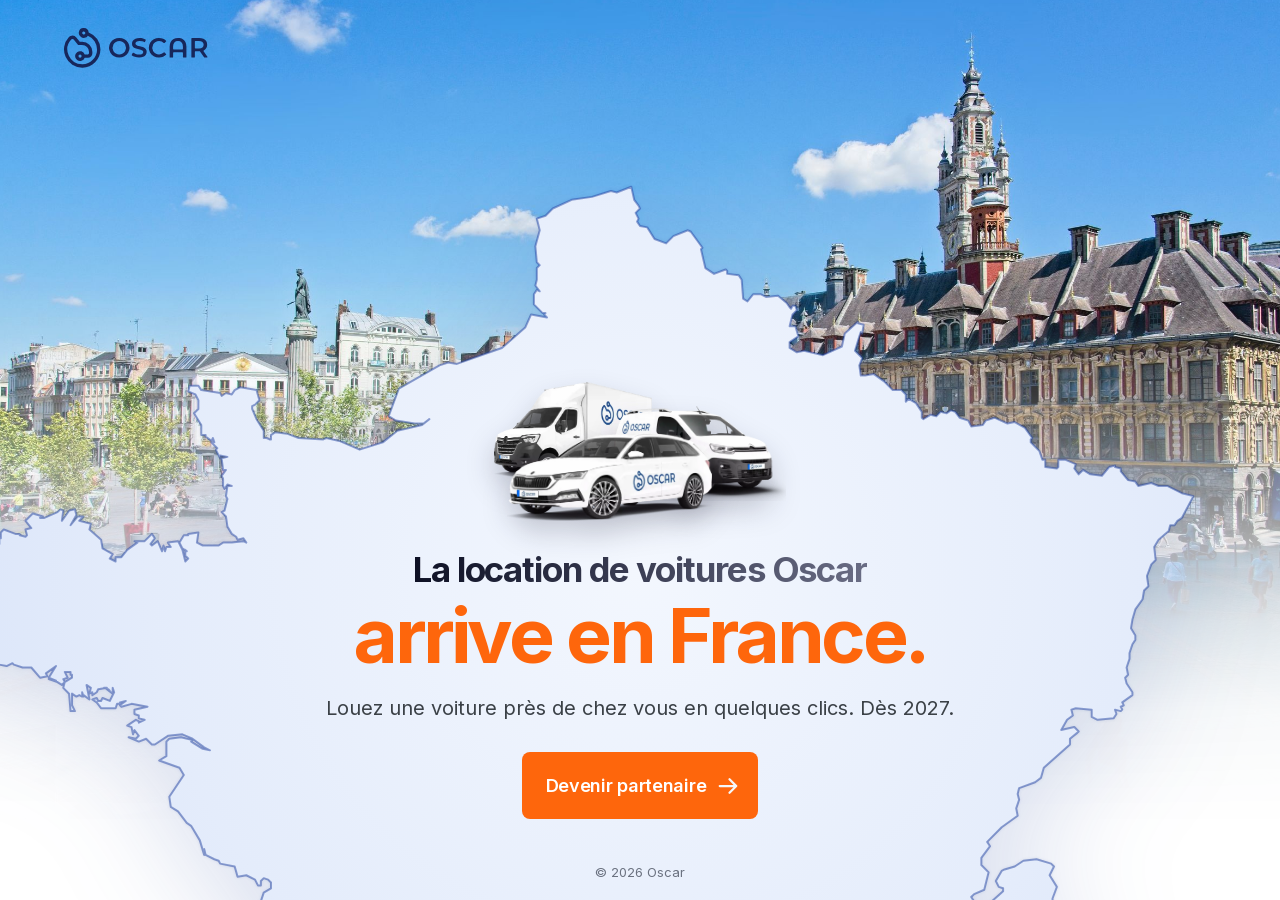
<file: index.html>
<!doctype html>
<html lang="fr">
<head>
  <meta charset="utf-8">
  <meta name="viewport" content="width=device-width, initial-scale=1">
  <title>Oscar – Bientôt en France</title>
  <meta name="description" content="La location de voitures Oscar arrive bientôt en France.">
  <meta name="robots" content="noindex">
  <meta name="theme-color" content="#FFFFFF">
  <link rel="stylesheet" href="assets/style.css?v=202611111200">
</head>
<body class="bg-v1">
  <!-- Lille (Grand Place) as a blue-toned photo behind the sky above France; it fades into the dark at the edges -->
  <div class="city" aria-hidden="true"></div>

  <header class="top">
    <svg class="logo" xmlns="http://www.w3.org/2000/svg" fill="currentColor" viewBox="0 0 125 35" role="img" aria-label="Oscar"><path fill-rule="evenodd" d="M14.748 7.893a4.31 4.31 0 0 0 5.984-1.202A12.93 12.93 0 0 1 28.7 18.655c-.038 6.971-5.73 12.721-12.698 12.82A12.884 12.884 0 0 1 6.252 9.97a1.37 1.37 0 0 1 1.082-.432 1.47 1.47 0 0 1 1.077.54l3.84 4.73h3.537a5.906 5.906 0 0 1 5.9 5.9v1.248a.99.99 0 0 1-.986.986H17.97a4.31 4.31 0 1 0-.003 2.942h2.738a3.93 3.93 0 0 0 3.925-3.926v-1.247a8.85 8.85 0 0 0-8.842-8.843h-2.137l-2.958-3.643A4.4 4.4 0 0 0 5.65 6.91c-.574.23-1.091.58-1.518 1.027l-.052.056a15.817 15.817 0 0 0 11.736 26.42l.231-.001c8.56-.12 15.555-7.181 15.592-15.744A15.88 15.88 0 0 0 21.422 3.804a4.309 4.309 0 0 0-8.507-.335 4.31 4.31 0 0 0 1.833 4.424m1.633-4.726c.225-.151.49-.231.76-.231v.003a1.373 1.373 0 0 1 1.371 1.367 1.37 1.37 0 1 1-2.131-1.14Zm-2.462 19.872a1.37 1.37 0 1 0 1.37 1.37 1.373 1.373 0 0 0-1.37-1.366z" clip-rule="evenodd"></path><path d="M43.462 24.5a8.1 8.1 0 0 1-3.167-3.032 8.72 8.72 0 0 1 0-8.65 8.1 8.1 0 0 1 3.166-3.024q2.013-1.084 4.524-1.084T52.51 9.8a8.1 8.1 0 0 1 3.164 3.013 8.76 8.76 0 0 1 0 8.673A8.1 8.1 0 0 1 52.51 24.5q-2.021 1.09-4.525 1.09-2.503 0-4.523-1.09m7.478-2.322a5.33 5.33 0 0 0 2.063-2.063 6.24 6.24 0 0 0 0-5.936 5.34 5.34 0 0 0-2.063-2.058 6.27 6.27 0 0 0-5.908 0 5.34 5.34 0 0 0-2.063 2.063 6.24 6.24 0 0 0 0 5.937 5.33 5.33 0 0 0 2.063 2.062 6.27 6.27 0 0 0 5.908 0zm10.537 2.867q-1.515-.463-2.492-1.184a.505.505 0 0 1-.148-.609l.64-1.435a.506.506 0 0 1 .732-.224c.622.4 1.292.72 1.994.954.946.332 1.94.503 2.942.506q1.829 0 2.731-.586.903-.586.903-1.546a1.5 1.5 0 0 0-.505-1.161 3.5 3.5 0 0 0-1.277-.715 32 32 0 0 0-2.11-.586 25 25 0 0 1-3.03-.885 5 5 0 0 1-1.994-1.39q-.831-.948-.833-2.566a4.37 4.37 0 0 1 .74-2.473q.738-1.114 2.226-1.768 1.488-.655 3.646-.657c.996 0 1.989.128 2.953.379.749.179 1.47.459 2.142.832a.506.506 0 0 1 .205.632l-.584 1.43a.514.514 0 0 1-.716.253 9.3 9.3 0 0 0-1.75-.685 8.4 8.4 0 0 0-2.273-.329q-1.805 0-2.683.61t-.884 1.617a1.46 1.46 0 0 0 .505 1.15 3.6 3.6 0 0 0 1.277.702q.774.26 2.11.586 1.531.337 3 .884c.77.296 1.457.773 2.004 1.39q.831.937.833 2.526a4.33 4.33 0 0 1-.738 2.46q-.74 1.104-2.24 1.759t-3.656.657a12.5 12.5 0 0 1-3.67-.528m16.433-.546a8.03 8.03 0 0 1-3.141-3.013q-1.137-1.92-1.137-4.336a8.3 8.3 0 0 1 1.148-4.341 8.1 8.1 0 0 1 3.158-3.013 9.2 9.2 0 0 1 4.484-1.086 9.35 9.35 0 0 1 3.68.703 7.6 7.6 0 0 1 2.47 1.665.505.505 0 0 1-.026.721l-1.24 1.166a.516.516 0 0 1-.71-.012 5.7 5.7 0 0 0-4.034-1.572 6.14 6.14 0 0 0-3.024.739 5.3 5.3 0 0 0-2.085 2.051 6.28 6.28 0 0 0 0 5.955 5.3 5.3 0 0 0 2.085 2.05c.928.502 1.97.756 3.024.739a5.66 5.66 0 0 0 4.032-1.588.517.517 0 0 1 .715-.011l1.24 1.18a.506.506 0 0 1 .025.72 7.5 7.5 0 0 1-2.484 1.662 9.45 9.45 0 0 1-3.692.703A9.24 9.24 0 0 1 77.91 24.5Zm24.928-14.925a6 6 0 0 1 2.543 2.567q.903 1.7.903 4.113v8.935a.504.504 0 0 1-.505.506h-2.021a.505.505 0 0 1-.505-.506v-3.548a.504.504 0 0 0-.505-.505h-7.534a.506.506 0 0 0-.505.505v3.548a.506.506 0 0 1-.505.506H92.21a.505.505 0 0 1-.505-.506v-8.935q0-2.414.902-4.113a6 6 0 0 1 2.544-2.567q1.642-.867 3.844-.867c2.202 0 2.749.289 3.843.867m-.112 9.002a.503.503 0 0 0 .505-.506v-2.097q0-2.273-1.124-3.434-1.124-1.16-3.141-1.16-2.022 0-3.142 1.16-1.12 1.161-1.125 3.434v2.092a.505.505 0 0 0 .505.505zm19.266 7.124a.5.5 0 0 1-.418-.22l-3.639-5.234q-.316.03-.631.024h-3.195a.505.505 0 0 0-.505.506v4.399a.504.504 0 0 1-.505.505h-2.021a.507.507 0 0 1-.506-.505V9.153a.504.504 0 0 1 .506-.505h6.241q2.133 0 3.716.704a5.4 5.4 0 0 1 2.425 2.02q.846 1.314.844 3.118 0 1.853-.902 3.188a5.2 5.2 0 0 1-2.054 1.757.5.5 0 0 0-.26.33.5.5 0 0 0 .08.413l3.313 4.728a.505.505 0 0 1-.439.793h-2.05Zm-1.806-13.634q-1.034-.845-3.024-.845h-3.053a.505.505 0 0 0-.505.505v5.52a.504.504 0 0 0 .505.506h3.053q1.993 0 3.024-.856 1.03-.855 1.032-2.426 0-1.56-1.032-2.404"></path></svg>
  </header>

  <main class="hero">
    <div class="cars" aria-hidden="true">
      <img class="car truck" src="assets/img/cars/truck.webp" alt="" width="900" height="546">
      <img class="car van" src="assets/img/cars/van.webp" alt="" width="900" height="445">
      <img class="car sedan" src="assets/img/cars/car.webp" alt="" width="900" height="385">
    </div>

    <!-- Northern and central France. The cars and the text stand inside it, around the latitude of Amiens. -->
    <div class="land">
      <svg class="france" viewBox="0 0 886 620" aria-hidden="true" focusable="false">
        <defs>
          <radialGradient id="france-glow" cx="57%" cy="30%" r="85%" gradientUnits="objectBoundingBox">
            <stop offset="0" stop-color="#F3F7FE"/>
            <stop offset=".45" stop-color="#E4ECFB"/>
            <stop offset="1" stop-color="#CCDAF6"/>
          </radialGradient>
        </defs>
        <path d="M499 6 501 15 504 19 505 21 502 24 504 28 503 30 505 33 510 34 515 42 523 45 528 40 538 36 540 37 548 48 547 49 550 62 556 66 564 63 565 64 565 66 573 67 575 70 576 83 579 85 583 80 588 80 592 82 600 81 606 86 608 89 609 90 610 88 612 88 613 91 610 94 608 102 612 102 614 109 608 113 608 117 613 120 618 119 631 122 644 116 646 107 655 99 655 100 659 101 658 107 657 106 656 109 653 119 658 124 656 129 657 136 660 136 666 135 673 140 679 146 685 146 688 149 688 154 690 152 695 155 699 161 699 165 700 166 705 163 709 164 712 161 716 162 719 160 722 161 725 165 731 167 733 171 741 170 743 167 749 165 758 169 763 168 770 172 775 179 774 180 774 182 780 188 782 194 784 194 784 199 792 200 793 199 793 194 798 194 805 197 804 200 807 204 810 201 815 204 823 205 828 199 832 198 832 199 836 200 836 202 841 208 846 209 848 212 857 210 862 212 868 212 878 217 886 219 878 234 875 236 873 239 870 239 869 243 862 249 859 254 860 263 857 266 854 274 855 281 852 284 851 290 846 297 844 304 843 310 846 315 846 318 844 321 842 327 842 331 840 337 841 342 839 344 840 348 844 354 844 356 837 361 838 363 836 364 837 366 836 367 832 366 833 369 831 372 820 373 816 371 816 366 805 365 802 366 803 370 799 373 795 380 804 378 807 381 806 382 801 386 801 390 783 406 781 413 777 416 766 420 765 424 766 428 764 434 765 439 754 447 744 457 746 460 740 468 740 473 745 478 742 490 735 493 733 495 735 498 733 502 738 500 743 501 745 500 755 491 755 489 752 488 750 484 754 477 756 476 763 474 769 470 778 469 788 472 790 474 787 480 792 488 789 496 789 502 795 504 794 510 798 510 803 516 806 522 801 529 796 530 795 532 793 531 791 532 789 537 790 543 793 547 802 551 801 556 803 564 809 568 811 572 815 574 810 583 811 589 808 594 806 592 801 594 798 598 796 598 796 601 794 602 786 599 777 605 780 612 785 614 785 622 787 624 794 629 798 629 803 630 804 633 804 636 808 646 801 647 800 650 800 652 793 662 794 668 798 672 796 674 795 678 803 691 806 691 814 694 825 700 827 702 844 699 846 697 849 698 848 701 851 708 848 711 847 716 838 726 837 728 838 736 836 737 836 738 834 741 832 739 831 739 827 746 822 746 818 751 818 749 814 750 813 754 814 760 813 760 810 758 806 762 806 760 801 761 800 764 801 765 797 772 795 771 794 774 789 774 787 773 786 774 785 780 782 780 776 788 783 788 781 793 782 795 778 798 776 796 773 797 770 800 763 800 761 803 761 806 755 803 751 803 747 806 746 810 749 810 748 811 742 812 745 810 743 806 738 807 737 805 731 804 732 802 728 803 733 807 728 808 726 811 722 808 723 804 721 802 715 800 714 797 711 796 709 799 707 798 703 794 693 794 691 793 693 788 691 782 688 780 684 782 670 781 668 777 670 774 680 772 683 767 683 765 677 766 675 762 671 761 670 759 668 765 672 770 671 772 668 774 663 771 659 773 658 775 659 778 661 778 658 781 656 777 651 773 650 762 647 757 649 762 650 773 656 778 655 780 640 779 638 778 639 772 634 769 627 770 612 768 608 766 607 764 608 762 607 760 596 761 582 774 574 778 566 787 558 787 553 789 539 804 534 821 535 822 534 852 535 860 541 862 544 872 539 873 534 870 533 868 527 868 524 870 521 870 517 874 510 874 507 878 508 881 500 880 499 882 495 881 492 877 482 872 472 873 466 880 463 880 461 878 458 871 443 866 444 860 447 859 443 856 444 854 436 853 431 850 427 851 426 855 424 856 418 844 405 844 401 838 391 835 389 837 382 832 376 830 371 831 371 839 370 840 372 844 370 847 353 847 351 843 345 848 343 844 338 842 324 847 318 843 316 835 311 836 305 831 298 836 290 834 290 837 288 838 282 830 276 826 275 820 262 820 256 816 251 814 248 814 237 808 239 804 235 806 234 812 227 810 225 807 230 798 231 791 229 788 227 789 222 787 219 787 218 790 217 790 215 790 215 786 213 785 207 786 207 783 204 781 204 776 206 777 213 775 218 771 226 757 239 685 242 664 241 660 246 648 252 650 255 648 254 643 247 637 242 644 241 652 249 566 253 558 254 558 255 564 264 570 274 582 277 600 282 610 288 616 289 625 290 626 290 617 286 612 290 613 293 615 291 612 286 610 282 605 278 579 272 567 253 549 248 547 245 544 242 544 243 536 247 534 249 534 253 540 259 543 250 534 248 528 253 524 252 520 254 519 251 513 253 514 255 511 253 509 252 505 250 503 250 502 248 501 248 499 245 499 244 498 246 492 251 489 251 485 249 483 246 482 244 484 244 487 242 487 240 483 234 480 228 481 226 474 216 472 215 470 212 469 206 466 205 462 205 466 202 456 196 446 193 444 187 436 182 433 181 426 191 411 188 406 174 401 179 398 179 388 181 386 189 385 197 387 196 388 204 393 209 394 205 392 197 386 190 383 180 384 171 390 169 390 165 386 160 388 153 385 158 386 160 384 157 380 156 383 155 378 152 377 158 373 160 374 160 375 164 373 160 372 160 370 157 369 157 366 166 364 155 362 148 364 147 363 151 360 147 361 148 362 145 362 144 365 134 365 131 361 128 359 131 358 132 360 134 360 135 358 140 360 143 354 142 351 142 355 138 352 140 353 139 352 136 351 138 351 132 352 131 354 128 356 128 354 126 355 127 351 124 349 126 359 122 356 122 357 121 354 121 357 119 356 117 357 114 355 114 363 116 367 113 367 112 355 108 351 109 347 114 344 114 342 113 342 113 340 109 340 111 344 108 345 109 347 107 349 104 347 98 345 103 346 98 344 103 336 96 341 97 343 92 344 86 337 80 337 74 335 73 334 69 336 64 335 62 330 56 325 55 325 55 327 53 330 52 330 54 328 51 330 47 327 45 323 44 325 46 328 43 330 41 328 42 331 43 331 41 334 38 335 28 334 30 329 28 323 24 317 17 312 15 314 13 312 4 311 6 308 29 304 34 304 35 301 33 295 29 294 28 292 26 292 23 290 21 291 18 297 16 297 16 289 11 288 11 286 15 286 16 281 18 281 17 285 19 285 25 285 28 286 36 285 34 286 36 286 41 284 38 284 38 283 36 284 35 283 32 283 36 279 23 281 27 276 34 272 13 280 7 279 6 281 1 280 0 271 3 268 1 266 2 263 5 258 6 259 7 257 10 257 14 258 12 255 18 255 15 252 26 251 25 249 30 247 33 249 33 251 37 249 41 250 39 249 42 246 48 245 50 246 50 244 56 242 57 249 61 247 60 249 64 252 64 246 65 248 65 244 67 242 75 245 78 245 78 246 82 247 83 246 82 242 86 241 82 236 87 231 94 233 92 234 95 234 104 230 106 228 108 229 107 236 112 229 116 228 117 232 113 239 118 233 122 233 119 236 127 238 126 242 134 249 135 255 142 259 140 262 144 264 144 261 148 261 152 256 159 251 157 250 164 250 169 245 171 248 168 252 169 253 173 250 176 257 177 253 178 257 179 254 182 254 180 251 187 250 190 256 192 264 194 262 192 260 192 256 193 257 190 255 188 251 191 246 194 246 194 245 201 244 200 251 204 253 215 253 218 251 224 251 232 250 234 251 232 248 228 249 227 247 224 245 221 240 220 233 217 230 219 229 221 221 220 219 221 212 224 212 221 211 219 214 218 212 218 207 217 205 220 201 218 201 217 193 221 192 216 191 216 193 213 187 214 186 210 182 212 182 211 179 210 181 206 178 206 177 203 177 203 170 198 162 201 159 201 153 199 149 194 147 195 143 201 143 203 146 216 148 217 150 220 148 224 149 226 146 230 144 241 146 243 153 240 156 238 157 238 159 241 166 246 174 246 179 248 179 250 180 251 180 251 177 254 175 262 176 270 179 287 180 289 179 298 181 312 187 328 182 338 174 355 170 360 166 356 169 350 169 337 167 332 164 339 145 367 129 373 127 379 128 410 117 426 103 430 94 441 96 439 94 440 93 438 93 432 87 432 80 434 77 436 78 433 74 434 70 434 62 436 60 434 58 433 47 436 36 434 28 440 26 445 21 458 15 472 13 485 9 489 10 499 6Z"/>
      </svg>

      <h1><span class="pre">La location de voitures Oscar</span> <span class="accent">arrive en France.</span></h1>
      <p class="lead"><span>Louez une voiture près de chez vous en quelques clics.</span> <span class="lead-when">Dès 2027.</span></p>

      <a class="cta" href="https://partenaire.oscarlocation.fr/">
        <span class="cta-label">Devenir partenaire</span>
        <svg class="cta-arrow" viewBox="0 0 256 256" aria-hidden="true"><path d="M224.49,136.49l-72,72a12,12,0,0,1-17-17L187,140H40a12,12,0,0,1,0-24H187L135.51,64.48a12,12,0,0,1,17-17l72,72A12,12,0,0,1,224.49,136.49Z"/></svg>
      </a>

      <footer class="foot">
        <span>© <span id="year">2026</span> Oscar</span>
      </footer>
    </div>
  </main>

  <script>document.getElementById("year").textContent = new Date().getFullYear();</script>
</body>
</html>
</file>
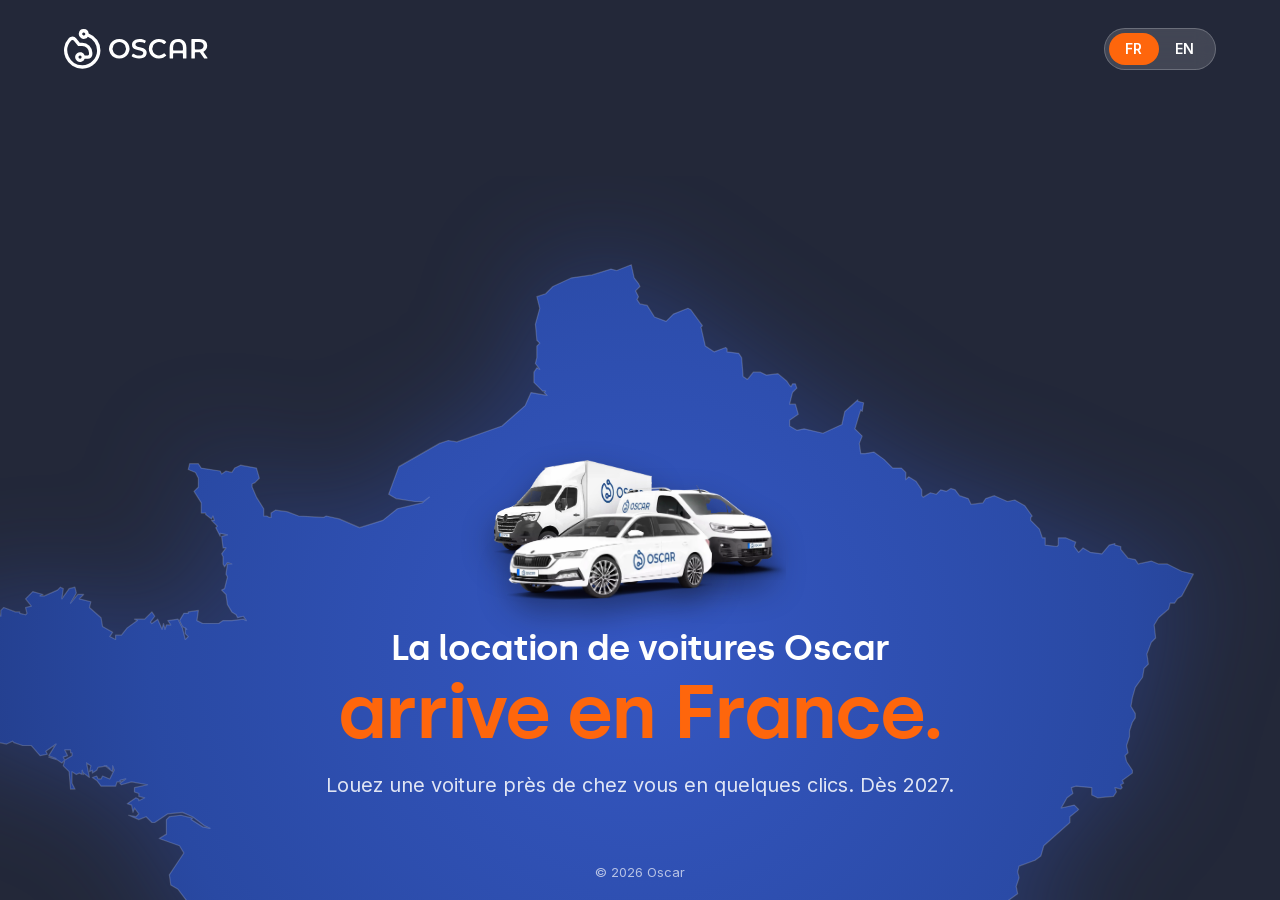
<file: index-v1-france-map.html>
<!doctype html>
<html lang="fr">
<head>
  <meta charset="utf-8">
  <meta name="viewport" content="width=device-width, initial-scale=1">
  <title>Oscar – Bientôt en France</title>
  <meta name="description" content="La location de voitures Oscar arrive bientôt en France.">
  <meta name="robots" content="noindex">
  <meta name="theme-color" content="#232839">
  <link rel="stylesheet" href="assets/style-v1-france-map.css">
</head>
<body>
  <header class="top">
    <svg class="logo" xmlns="http://www.w3.org/2000/svg" fill="currentColor" viewBox="0 0 125 35" role="img" aria-label="Oscar"><path fill-rule="evenodd" d="M14.748 7.893a4.31 4.31 0 0 0 5.984-1.202A12.93 12.93 0 0 1 28.7 18.655c-.038 6.971-5.73 12.721-12.698 12.82A12.884 12.884 0 0 1 6.252 9.97a1.37 1.37 0 0 1 1.082-.432 1.47 1.47 0 0 1 1.077.54l3.84 4.73h3.537a5.906 5.906 0 0 1 5.9 5.9v1.248a.99.99 0 0 1-.986.986H17.97a4.31 4.31 0 1 0-.003 2.942h2.738a3.93 3.93 0 0 0 3.925-3.926v-1.247a8.85 8.85 0 0 0-8.842-8.843h-2.137l-2.958-3.643A4.4 4.4 0 0 0 5.65 6.91c-.574.23-1.091.58-1.518 1.027l-.052.056a15.817 15.817 0 0 0 11.736 26.42l.231-.001c8.56-.12 15.555-7.181 15.592-15.744A15.88 15.88 0 0 0 21.422 3.804a4.309 4.309 0 0 0-8.507-.335 4.31 4.31 0 0 0 1.833 4.424m1.633-4.726c.225-.151.49-.231.76-.231v.003a1.373 1.373 0 0 1 1.371 1.367 1.37 1.37 0 1 1-2.131-1.14Zm-2.462 19.872a1.37 1.37 0 1 0 1.37 1.37 1.373 1.373 0 0 0-1.37-1.366z" clip-rule="evenodd"></path><path d="M43.462 24.5a8.1 8.1 0 0 1-3.167-3.032 8.72 8.72 0 0 1 0-8.65 8.1 8.1 0 0 1 3.166-3.024q2.013-1.084 4.524-1.084T52.51 9.8a8.1 8.1 0 0 1 3.164 3.013 8.76 8.76 0 0 1 0 8.673A8.1 8.1 0 0 1 52.51 24.5q-2.021 1.09-4.525 1.09-2.503 0-4.523-1.09m7.478-2.322a5.33 5.33 0 0 0 2.063-2.063 6.24 6.24 0 0 0 0-5.936 5.34 5.34 0 0 0-2.063-2.058 6.27 6.27 0 0 0-5.908 0 5.34 5.34 0 0 0-2.063 2.063 6.24 6.24 0 0 0 0 5.937 5.33 5.33 0 0 0 2.063 2.062 6.27 6.27 0 0 0 5.908 0zm10.537 2.867q-1.515-.463-2.492-1.184a.505.505 0 0 1-.148-.609l.64-1.435a.506.506 0 0 1 .732-.224c.622.4 1.292.72 1.994.954.946.332 1.94.503 2.942.506q1.829 0 2.731-.586.903-.586.903-1.546a1.5 1.5 0 0 0-.505-1.161 3.5 3.5 0 0 0-1.277-.715 32 32 0 0 0-2.11-.586 25 25 0 0 1-3.03-.885 5 5 0 0 1-1.994-1.39q-.831-.948-.833-2.566a4.37 4.37 0 0 1 .74-2.473q.738-1.114 2.226-1.768 1.488-.655 3.646-.657c.996 0 1.989.128 2.953.379.749.179 1.47.459 2.142.832a.506.506 0 0 1 .205.632l-.584 1.43a.514.514 0 0 1-.716.253 9.3 9.3 0 0 0-1.75-.685 8.4 8.4 0 0 0-2.273-.329q-1.805 0-2.683.61t-.884 1.617a1.46 1.46 0 0 0 .505 1.15 3.6 3.6 0 0 0 1.277.702q.774.26 2.11.586 1.531.337 3 .884c.77.296 1.457.773 2.004 1.39q.831.937.833 2.526a4.33 4.33 0 0 1-.738 2.46q-.74 1.104-2.24 1.759t-3.656.657a12.5 12.5 0 0 1-3.67-.528m16.433-.546a8.03 8.03 0 0 1-3.141-3.013q-1.137-1.92-1.137-4.336a8.3 8.3 0 0 1 1.148-4.341 8.1 8.1 0 0 1 3.158-3.013 9.2 9.2 0 0 1 4.484-1.086 9.35 9.35 0 0 1 3.68.703 7.6 7.6 0 0 1 2.47 1.665.505.505 0 0 1-.026.721l-1.24 1.166a.516.516 0 0 1-.71-.012 5.7 5.7 0 0 0-4.034-1.572 6.14 6.14 0 0 0-3.024.739 5.3 5.3 0 0 0-2.085 2.051 6.28 6.28 0 0 0 0 5.955 5.3 5.3 0 0 0 2.085 2.05c.928.502 1.97.756 3.024.739a5.66 5.66 0 0 0 4.032-1.588.517.517 0 0 1 .715-.011l1.24 1.18a.506.506 0 0 1 .025.72 7.5 7.5 0 0 1-2.484 1.662 9.45 9.45 0 0 1-3.692.703A9.24 9.24 0 0 1 77.91 24.5Zm24.928-14.925a6 6 0 0 1 2.543 2.567q.903 1.7.903 4.113v8.935a.504.504 0 0 1-.505.506h-2.021a.505.505 0 0 1-.505-.506v-3.548a.504.504 0 0 0-.505-.505h-7.534a.506.506 0 0 0-.505.505v3.548a.506.506 0 0 1-.505.506H92.21a.505.505 0 0 1-.505-.506v-8.935q0-2.414.902-4.113a6 6 0 0 1 2.544-2.567q1.642-.867 3.844-.867c2.202 0 2.749.289 3.843.867m-.112 9.002a.503.503 0 0 0 .505-.506v-2.097q0-2.273-1.124-3.434-1.124-1.16-3.141-1.16-2.022 0-3.142 1.16-1.12 1.161-1.125 3.434v2.092a.505.505 0 0 0 .505.505zm19.266 7.124a.5.5 0 0 1-.418-.22l-3.639-5.234q-.316.03-.631.024h-3.195a.505.505 0 0 0-.505.506v4.399a.504.504 0 0 1-.505.505h-2.021a.507.507 0 0 1-.506-.505V9.153a.504.504 0 0 1 .506-.505h6.241q2.133 0 3.716.704a5.4 5.4 0 0 1 2.425 2.02q.846 1.314.844 3.118 0 1.853-.902 3.188a5.2 5.2 0 0 1-2.054 1.757.5.5 0 0 0-.26.33.5.5 0 0 0 .08.413l3.313 4.728a.505.505 0 0 1-.439.793h-2.05Zm-1.806-13.634q-1.034-.845-3.024-.845h-3.053a.505.505 0 0 0-.505.505v5.52a.504.504 0 0 0 .505.506h3.053q1.993 0 3.024-.856 1.03-.855 1.032-2.426 0-1.56-1.032-2.404"></path></svg>

    <nav class="lang" aria-label="Langue / Language">
      <button type="button" data-set-lang="fr" aria-pressed="true">FR</button>
      <button type="button" data-set-lang="en" aria-pressed="false">EN</button>
    </nav>
  </header>

  <main class="hero">
    <div class="cars" aria-hidden="true">
      <img class="car truck" src="assets/img/cars/truck.webp" alt="" width="900" height="546">
      <img class="car van" src="assets/img/cars/van.webp" alt="" width="900" height="445">
      <img class="car sedan" src="assets/img/cars/car.webp" alt="" width="900" height="385">
    </div>

    <!-- Northern and central France. The cars and the text stand inside it, around the latitude of Amiens. -->
    <div class="land">
      <svg class="france" viewBox="0 0 886 620" aria-hidden="true" focusable="false">
        <defs>
          <radialGradient id="france-glow" cx="57%" cy="30%" r="85%" gradientUnits="objectBoundingBox">
            <stop offset="0" stop-color="#3557C2"/>
            <stop offset=".45" stop-color="#2949A3"/>
            <stop offset="1" stop-color="#17275B"/>
          </radialGradient>
        </defs>
        <path d="M499 6 501 15 504 19 505 21 502 24 504 28 503 30 505 33 510 34 515 42 523 45 528 40 538 36 540 37 548 48 547 49 550 62 556 66 564 63 565 64 565 66 573 67 575 70 576 83 579 85 583 80 588 80 592 82 600 81 606 86 608 89 609 90 610 88 612 88 613 91 610 94 608 102 612 102 614 109 608 113 608 117 613 120 618 119 631 122 644 116 646 107 655 99 655 100 659 101 658 107 657 106 656 109 653 119 658 124 656 129 657 136 660 136 666 135 673 140 679 146 685 146 688 149 688 154 690 152 695 155 699 161 699 165 700 166 705 163 709 164 712 161 716 162 719 160 722 161 725 165 731 167 733 171 741 170 743 167 749 165 758 169 763 168 770 172 775 179 774 180 774 182 780 188 782 194 784 194 784 199 792 200 793 199 793 194 798 194 805 197 804 200 807 204 810 201 815 204 823 205 828 199 832 198 832 199 836 200 836 202 841 208 846 209 848 212 857 210 862 212 868 212 878 217 886 219 878 234 875 236 873 239 870 239 869 243 862 249 859 254 860 263 857 266 854 274 855 281 852 284 851 290 846 297 844 304 843 310 846 315 846 318 844 321 842 327 842 331 840 337 841 342 839 344 840 348 844 354 844 356 837 361 838 363 836 364 837 366 836 367 832 366 833 369 831 372 820 373 816 371 816 366 805 365 802 366 803 370 799 373 795 380 804 378 807 381 806 382 801 386 801 390 783 406 781 413 777 416 766 420 765 424 766 428 764 434 765 439 754 447 744 457 746 460 740 468 740 473 745 478 742 490 735 493 733 495 735 498 733 502 738 500 743 501 745 500 755 491 755 489 752 488 750 484 754 477 756 476 763 474 769 470 778 469 788 472 790 474 787 480 792 488 789 496 789 502 795 504 794 510 798 510 803 516 806 522 801 529 796 530 795 532 793 531 791 532 789 537 790 543 793 547 802 551 801 556 803 564 809 568 811 572 815 574 810 583 811 589 808 594 806 592 801 594 798 598 796 598 796 601 794 602 786 599 777 605 780 612 785 614 785 622 787 624 794 629 798 629 803 630 804 633 804 636 808 646 801 647 800 650 800 652 793 662 794 668 798 672 796 674 795 678 803 691 806 691 814 694 825 700 827 702 844 699 846 697 849 698 848 701 851 708 848 711 847 716 838 726 837 728 838 736 836 737 836 738 834 741 832 739 831 739 827 746 822 746 818 751 818 749 814 750 813 754 814 760 813 760 810 758 806 762 806 760 801 761 800 764 801 765 797 772 795 771 794 774 789 774 787 773 786 774 785 780 782 780 776 788 783 788 781 793 782 795 778 798 776 796 773 797 770 800 763 800 761 803 761 806 755 803 751 803 747 806 746 810 749 810 748 811 742 812 745 810 743 806 738 807 737 805 731 804 732 802 728 803 733 807 728 808 726 811 722 808 723 804 721 802 715 800 714 797 711 796 709 799 707 798 703 794 693 794 691 793 693 788 691 782 688 780 684 782 670 781 668 777 670 774 680 772 683 767 683 765 677 766 675 762 671 761 670 759 668 765 672 770 671 772 668 774 663 771 659 773 658 775 659 778 661 778 658 781 656 777 651 773 650 762 647 757 649 762 650 773 656 778 655 780 640 779 638 778 639 772 634 769 627 770 612 768 608 766 607 764 608 762 607 760 596 761 582 774 574 778 566 787 558 787 553 789 539 804 534 821 535 822 534 852 535 860 541 862 544 872 539 873 534 870 533 868 527 868 524 870 521 870 517 874 510 874 507 878 508 881 500 880 499 882 495 881 492 877 482 872 472 873 466 880 463 880 461 878 458 871 443 866 444 860 447 859 443 856 444 854 436 853 431 850 427 851 426 855 424 856 418 844 405 844 401 838 391 835 389 837 382 832 376 830 371 831 371 839 370 840 372 844 370 847 353 847 351 843 345 848 343 844 338 842 324 847 318 843 316 835 311 836 305 831 298 836 290 834 290 837 288 838 282 830 276 826 275 820 262 820 256 816 251 814 248 814 237 808 239 804 235 806 234 812 227 810 225 807 230 798 231 791 229 788 227 789 222 787 219 787 218 790 217 790 215 790 215 786 213 785 207 786 207 783 204 781 204 776 206 777 213 775 218 771 226 757 239 685 242 664 241 660 246 648 252 650 255 648 254 643 247 637 242 644 241 652 249 566 253 558 254 558 255 564 264 570 274 582 277 600 282 610 288 616 289 625 290 626 290 617 286 612 290 613 293 615 291 612 286 610 282 605 278 579 272 567 253 549 248 547 245 544 242 544 243 536 247 534 249 534 253 540 259 543 250 534 248 528 253 524 252 520 254 519 251 513 253 514 255 511 253 509 252 505 250 503 250 502 248 501 248 499 245 499 244 498 246 492 251 489 251 485 249 483 246 482 244 484 244 487 242 487 240 483 234 480 228 481 226 474 216 472 215 470 212 469 206 466 205 462 205 466 202 456 196 446 193 444 187 436 182 433 181 426 191 411 188 406 174 401 179 398 179 388 181 386 189 385 197 387 196 388 204 393 209 394 205 392 197 386 190 383 180 384 171 390 169 390 165 386 160 388 153 385 158 386 160 384 157 380 156 383 155 378 152 377 158 373 160 374 160 375 164 373 160 372 160 370 157 369 157 366 166 364 155 362 148 364 147 363 151 360 147 361 148 362 145 362 144 365 134 365 131 361 128 359 131 358 132 360 134 360 135 358 140 360 143 354 142 351 142 355 138 352 140 353 139 352 136 351 138 351 132 352 131 354 128 356 128 354 126 355 127 351 124 349 126 359 122 356 122 357 121 354 121 357 119 356 117 357 114 355 114 363 116 367 113 367 112 355 108 351 109 347 114 344 114 342 113 342 113 340 109 340 111 344 108 345 109 347 107 349 104 347 98 345 103 346 98 344 103 336 96 341 97 343 92 344 86 337 80 337 74 335 73 334 69 336 64 335 62 330 56 325 55 325 55 327 53 330 52 330 54 328 51 330 47 327 45 323 44 325 46 328 43 330 41 328 42 331 43 331 41 334 38 335 28 334 30 329 28 323 24 317 17 312 15 314 13 312 4 311 6 308 29 304 34 304 35 301 33 295 29 294 28 292 26 292 23 290 21 291 18 297 16 297 16 289 11 288 11 286 15 286 16 281 18 281 17 285 19 285 25 285 28 286 36 285 34 286 36 286 41 284 38 284 38 283 36 284 35 283 32 283 36 279 23 281 27 276 34 272 13 280 7 279 6 281 1 280 0 271 3 268 1 266 2 263 5 258 6 259 7 257 10 257 14 258 12 255 18 255 15 252 26 251 25 249 30 247 33 249 33 251 37 249 41 250 39 249 42 246 48 245 50 246 50 244 56 242 57 249 61 247 60 249 64 252 64 246 65 248 65 244 67 242 75 245 78 245 78 246 82 247 83 246 82 242 86 241 82 236 87 231 94 233 92 234 95 234 104 230 106 228 108 229 107 236 112 229 116 228 117 232 113 239 118 233 122 233 119 236 127 238 126 242 134 249 135 255 142 259 140 262 144 264 144 261 148 261 152 256 159 251 157 250 164 250 169 245 171 248 168 252 169 253 173 250 176 257 177 253 178 257 179 254 182 254 180 251 187 250 190 256 192 264 194 262 192 260 192 256 193 257 190 255 188 251 191 246 194 246 194 245 201 244 200 251 204 253 215 253 218 251 224 251 232 250 234 251 232 248 228 249 227 247 224 245 221 240 220 233 217 230 219 229 221 221 220 219 221 212 224 212 221 211 219 214 218 212 218 207 217 205 220 201 218 201 217 193 221 192 216 191 216 193 213 187 214 186 210 182 212 182 211 179 210 181 206 178 206 177 203 177 203 170 198 162 201 159 201 153 199 149 194 147 195 143 201 143 203 146 216 148 217 150 220 148 224 149 226 146 230 144 241 146 243 153 240 156 238 157 238 159 241 166 246 174 246 179 248 179 250 180 251 180 251 177 254 175 262 176 270 179 287 180 289 179 298 181 312 187 328 182 338 174 355 170 360 166 356 169 350 169 337 167 332 164 339 145 367 129 373 127 379 128 410 117 426 103 430 94 441 96 439 94 440 93 438 93 432 87 432 80 434 77 436 78 433 74 434 70 434 62 436 60 434 58 433 47 436 36 434 28 440 26 445 21 458 15 472 13 485 9 489 10 499 6Z"/>
      </svg>

      <h1 data-i18n="title"><span class="pre">La location de voitures Oscar</span> <span class="accent">arrive en France.</span></h1>
      <p class="lead" data-i18n="lead">Louez une voiture près de chez vous en quelques clics. Dès 2027.</p>

      <footer class="foot">
        <span>© <span id="year">2026</span> Oscar</span>
      </footer>
    </div>
  </main>

  <script src="assets/i18n.js"></script>
</body>
</html>
</file>
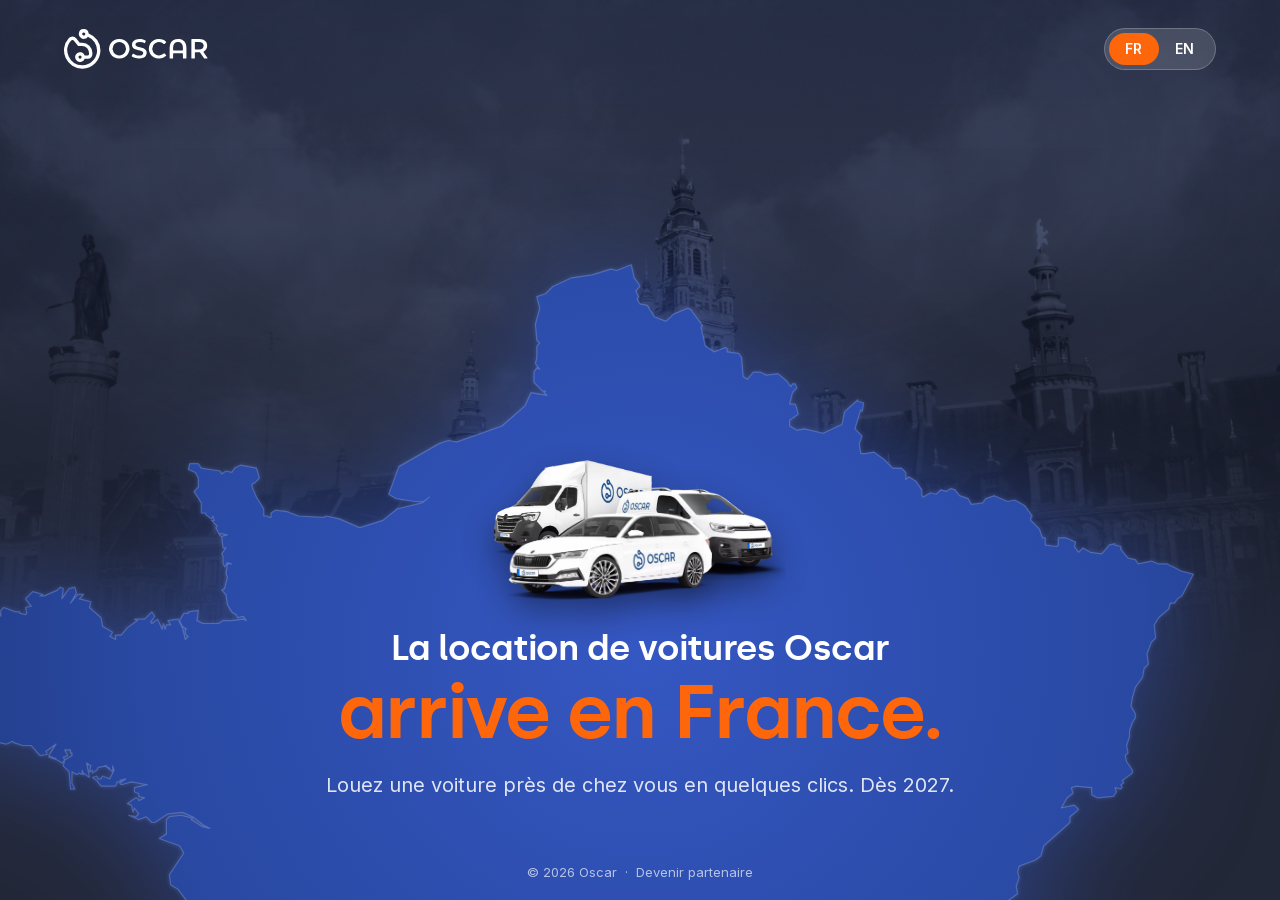
<file: index-v2-dark.html>
<!doctype html>
<html lang="fr">
<head>
  <meta charset="utf-8">
  <meta name="viewport" content="width=device-width, initial-scale=1">
  <title>Oscar – Bientôt en France</title>
  <meta name="description" content="La location de voitures Oscar arrive bientôt en France.">
  <meta name="robots" content="noindex">
  <meta name="theme-color" content="#232839">
  <link rel="stylesheet" href="assets/style-v2-dark.css?v=202611020912">
</head>
<body>
  <!-- Lille (Grand Place) as a blue-toned photo behind the sky above France; it fades into the dark at the edges -->
  <div class="city" aria-hidden="true"></div>

  <header class="top">
    <svg class="logo" xmlns="http://www.w3.org/2000/svg" fill="currentColor" viewBox="0 0 125 35" role="img" aria-label="Oscar"><path fill-rule="evenodd" d="M14.748 7.893a4.31 4.31 0 0 0 5.984-1.202A12.93 12.93 0 0 1 28.7 18.655c-.038 6.971-5.73 12.721-12.698 12.82A12.884 12.884 0 0 1 6.252 9.97a1.37 1.37 0 0 1 1.082-.432 1.47 1.47 0 0 1 1.077.54l3.84 4.73h3.537a5.906 5.906 0 0 1 5.9 5.9v1.248a.99.99 0 0 1-.986.986H17.97a4.31 4.31 0 1 0-.003 2.942h2.738a3.93 3.93 0 0 0 3.925-3.926v-1.247a8.85 8.85 0 0 0-8.842-8.843h-2.137l-2.958-3.643A4.4 4.4 0 0 0 5.65 6.91c-.574.23-1.091.58-1.518 1.027l-.052.056a15.817 15.817 0 0 0 11.736 26.42l.231-.001c8.56-.12 15.555-7.181 15.592-15.744A15.88 15.88 0 0 0 21.422 3.804a4.309 4.309 0 0 0-8.507-.335 4.31 4.31 0 0 0 1.833 4.424m1.633-4.726c.225-.151.49-.231.76-.231v.003a1.373 1.373 0 0 1 1.371 1.367 1.37 1.37 0 1 1-2.131-1.14Zm-2.462 19.872a1.37 1.37 0 1 0 1.37 1.37 1.373 1.373 0 0 0-1.37-1.366z" clip-rule="evenodd"></path><path d="M43.462 24.5a8.1 8.1 0 0 1-3.167-3.032 8.72 8.72 0 0 1 0-8.65 8.1 8.1 0 0 1 3.166-3.024q2.013-1.084 4.524-1.084T52.51 9.8a8.1 8.1 0 0 1 3.164 3.013 8.76 8.76 0 0 1 0 8.673A8.1 8.1 0 0 1 52.51 24.5q-2.021 1.09-4.525 1.09-2.503 0-4.523-1.09m7.478-2.322a5.33 5.33 0 0 0 2.063-2.063 6.24 6.24 0 0 0 0-5.936 5.34 5.34 0 0 0-2.063-2.058 6.27 6.27 0 0 0-5.908 0 5.34 5.34 0 0 0-2.063 2.063 6.24 6.24 0 0 0 0 5.937 5.33 5.33 0 0 0 2.063 2.062 6.27 6.27 0 0 0 5.908 0zm10.537 2.867q-1.515-.463-2.492-1.184a.505.505 0 0 1-.148-.609l.64-1.435a.506.506 0 0 1 .732-.224c.622.4 1.292.72 1.994.954.946.332 1.94.503 2.942.506q1.829 0 2.731-.586.903-.586.903-1.546a1.5 1.5 0 0 0-.505-1.161 3.5 3.5 0 0 0-1.277-.715 32 32 0 0 0-2.11-.586 25 25 0 0 1-3.03-.885 5 5 0 0 1-1.994-1.39q-.831-.948-.833-2.566a4.37 4.37 0 0 1 .74-2.473q.738-1.114 2.226-1.768 1.488-.655 3.646-.657c.996 0 1.989.128 2.953.379.749.179 1.47.459 2.142.832a.506.506 0 0 1 .205.632l-.584 1.43a.514.514 0 0 1-.716.253 9.3 9.3 0 0 0-1.75-.685 8.4 8.4 0 0 0-2.273-.329q-1.805 0-2.683.61t-.884 1.617a1.46 1.46 0 0 0 .505 1.15 3.6 3.6 0 0 0 1.277.702q.774.26 2.11.586 1.531.337 3 .884c.77.296 1.457.773 2.004 1.39q.831.937.833 2.526a4.33 4.33 0 0 1-.738 2.46q-.74 1.104-2.24 1.759t-3.656.657a12.5 12.5 0 0 1-3.67-.528m16.433-.546a8.03 8.03 0 0 1-3.141-3.013q-1.137-1.92-1.137-4.336a8.3 8.3 0 0 1 1.148-4.341 8.1 8.1 0 0 1 3.158-3.013 9.2 9.2 0 0 1 4.484-1.086 9.35 9.35 0 0 1 3.68.703 7.6 7.6 0 0 1 2.47 1.665.505.505 0 0 1-.026.721l-1.24 1.166a.516.516 0 0 1-.71-.012 5.7 5.7 0 0 0-4.034-1.572 6.14 6.14 0 0 0-3.024.739 5.3 5.3 0 0 0-2.085 2.051 6.28 6.28 0 0 0 0 5.955 5.3 5.3 0 0 0 2.085 2.05c.928.502 1.97.756 3.024.739a5.66 5.66 0 0 0 4.032-1.588.517.517 0 0 1 .715-.011l1.24 1.18a.506.506 0 0 1 .025.72 7.5 7.5 0 0 1-2.484 1.662 9.45 9.45 0 0 1-3.692.703A9.24 9.24 0 0 1 77.91 24.5Zm24.928-14.925a6 6 0 0 1 2.543 2.567q.903 1.7.903 4.113v8.935a.504.504 0 0 1-.505.506h-2.021a.505.505 0 0 1-.505-.506v-3.548a.504.504 0 0 0-.505-.505h-7.534a.506.506 0 0 0-.505.505v3.548a.506.506 0 0 1-.505.506H92.21a.505.505 0 0 1-.505-.506v-8.935q0-2.414.902-4.113a6 6 0 0 1 2.544-2.567q1.642-.867 3.844-.867c2.202 0 2.749.289 3.843.867m-.112 9.002a.503.503 0 0 0 .505-.506v-2.097q0-2.273-1.124-3.434-1.124-1.16-3.141-1.16-2.022 0-3.142 1.16-1.12 1.161-1.125 3.434v2.092a.505.505 0 0 0 .505.505zm19.266 7.124a.5.5 0 0 1-.418-.22l-3.639-5.234q-.316.03-.631.024h-3.195a.505.505 0 0 0-.505.506v4.399a.504.504 0 0 1-.505.505h-2.021a.507.507 0 0 1-.506-.505V9.153a.504.504 0 0 1 .506-.505h6.241q2.133 0 3.716.704a5.4 5.4 0 0 1 2.425 2.02q.846 1.314.844 3.118 0 1.853-.902 3.188a5.2 5.2 0 0 1-2.054 1.757.5.5 0 0 0-.26.33.5.5 0 0 0 .08.413l3.313 4.728a.505.505 0 0 1-.439.793h-2.05Zm-1.806-13.634q-1.034-.845-3.024-.845h-3.053a.505.505 0 0 0-.505.505v5.52a.504.504 0 0 0 .505.506h3.053q1.993 0 3.024-.856 1.03-.855 1.032-2.426 0-1.56-1.032-2.404"></path></svg>

    <nav class="lang" aria-label="Langue / Language">
      <button type="button" data-set-lang="fr" aria-pressed="true">FR</button>
      <button type="button" data-set-lang="en" aria-pressed="false">EN</button>
    </nav>
  </header>

  <main class="hero">
    <div class="cars" aria-hidden="true">
      <img class="car truck" src="assets/img/cars/truck.webp" alt="" width="900" height="546">
      <img class="car van" src="assets/img/cars/van.webp" alt="" width="900" height="445">
      <img class="car sedan" src="assets/img/cars/car.webp" alt="" width="900" height="385">
    </div>

    <!-- Northern and central France. The cars and the text stand inside it, around the latitude of Amiens. -->
    <div class="land">
      <svg class="france" viewBox="0 0 886 620" aria-hidden="true" focusable="false">
        <defs>
          <radialGradient id="france-glow" cx="57%" cy="30%" r="85%" gradientUnits="objectBoundingBox">
            <stop offset="0" stop-color="#3557C2"/>
            <stop offset=".45" stop-color="#2949A3"/>
            <stop offset="1" stop-color="#17275B"/>
          </radialGradient>
        </defs>
        <path d="M499 6 501 15 504 19 505 21 502 24 504 28 503 30 505 33 510 34 515 42 523 45 528 40 538 36 540 37 548 48 547 49 550 62 556 66 564 63 565 64 565 66 573 67 575 70 576 83 579 85 583 80 588 80 592 82 600 81 606 86 608 89 609 90 610 88 612 88 613 91 610 94 608 102 612 102 614 109 608 113 608 117 613 120 618 119 631 122 644 116 646 107 655 99 655 100 659 101 658 107 657 106 656 109 653 119 658 124 656 129 657 136 660 136 666 135 673 140 679 146 685 146 688 149 688 154 690 152 695 155 699 161 699 165 700 166 705 163 709 164 712 161 716 162 719 160 722 161 725 165 731 167 733 171 741 170 743 167 749 165 758 169 763 168 770 172 775 179 774 180 774 182 780 188 782 194 784 194 784 199 792 200 793 199 793 194 798 194 805 197 804 200 807 204 810 201 815 204 823 205 828 199 832 198 832 199 836 200 836 202 841 208 846 209 848 212 857 210 862 212 868 212 878 217 886 219 878 234 875 236 873 239 870 239 869 243 862 249 859 254 860 263 857 266 854 274 855 281 852 284 851 290 846 297 844 304 843 310 846 315 846 318 844 321 842 327 842 331 840 337 841 342 839 344 840 348 844 354 844 356 837 361 838 363 836 364 837 366 836 367 832 366 833 369 831 372 820 373 816 371 816 366 805 365 802 366 803 370 799 373 795 380 804 378 807 381 806 382 801 386 801 390 783 406 781 413 777 416 766 420 765 424 766 428 764 434 765 439 754 447 744 457 746 460 740 468 740 473 745 478 742 490 735 493 733 495 735 498 733 502 738 500 743 501 745 500 755 491 755 489 752 488 750 484 754 477 756 476 763 474 769 470 778 469 788 472 790 474 787 480 792 488 789 496 789 502 795 504 794 510 798 510 803 516 806 522 801 529 796 530 795 532 793 531 791 532 789 537 790 543 793 547 802 551 801 556 803 564 809 568 811 572 815 574 810 583 811 589 808 594 806 592 801 594 798 598 796 598 796 601 794 602 786 599 777 605 780 612 785 614 785 622 787 624 794 629 798 629 803 630 804 633 804 636 808 646 801 647 800 650 800 652 793 662 794 668 798 672 796 674 795 678 803 691 806 691 814 694 825 700 827 702 844 699 846 697 849 698 848 701 851 708 848 711 847 716 838 726 837 728 838 736 836 737 836 738 834 741 832 739 831 739 827 746 822 746 818 751 818 749 814 750 813 754 814 760 813 760 810 758 806 762 806 760 801 761 800 764 801 765 797 772 795 771 794 774 789 774 787 773 786 774 785 780 782 780 776 788 783 788 781 793 782 795 778 798 776 796 773 797 770 800 763 800 761 803 761 806 755 803 751 803 747 806 746 810 749 810 748 811 742 812 745 810 743 806 738 807 737 805 731 804 732 802 728 803 733 807 728 808 726 811 722 808 723 804 721 802 715 800 714 797 711 796 709 799 707 798 703 794 693 794 691 793 693 788 691 782 688 780 684 782 670 781 668 777 670 774 680 772 683 767 683 765 677 766 675 762 671 761 670 759 668 765 672 770 671 772 668 774 663 771 659 773 658 775 659 778 661 778 658 781 656 777 651 773 650 762 647 757 649 762 650 773 656 778 655 780 640 779 638 778 639 772 634 769 627 770 612 768 608 766 607 764 608 762 607 760 596 761 582 774 574 778 566 787 558 787 553 789 539 804 534 821 535 822 534 852 535 860 541 862 544 872 539 873 534 870 533 868 527 868 524 870 521 870 517 874 510 874 507 878 508 881 500 880 499 882 495 881 492 877 482 872 472 873 466 880 463 880 461 878 458 871 443 866 444 860 447 859 443 856 444 854 436 853 431 850 427 851 426 855 424 856 418 844 405 844 401 838 391 835 389 837 382 832 376 830 371 831 371 839 370 840 372 844 370 847 353 847 351 843 345 848 343 844 338 842 324 847 318 843 316 835 311 836 305 831 298 836 290 834 290 837 288 838 282 830 276 826 275 820 262 820 256 816 251 814 248 814 237 808 239 804 235 806 234 812 227 810 225 807 230 798 231 791 229 788 227 789 222 787 219 787 218 790 217 790 215 790 215 786 213 785 207 786 207 783 204 781 204 776 206 777 213 775 218 771 226 757 239 685 242 664 241 660 246 648 252 650 255 648 254 643 247 637 242 644 241 652 249 566 253 558 254 558 255 564 264 570 274 582 277 600 282 610 288 616 289 625 290 626 290 617 286 612 290 613 293 615 291 612 286 610 282 605 278 579 272 567 253 549 248 547 245 544 242 544 243 536 247 534 249 534 253 540 259 543 250 534 248 528 253 524 252 520 254 519 251 513 253 514 255 511 253 509 252 505 250 503 250 502 248 501 248 499 245 499 244 498 246 492 251 489 251 485 249 483 246 482 244 484 244 487 242 487 240 483 234 480 228 481 226 474 216 472 215 470 212 469 206 466 205 462 205 466 202 456 196 446 193 444 187 436 182 433 181 426 191 411 188 406 174 401 179 398 179 388 181 386 189 385 197 387 196 388 204 393 209 394 205 392 197 386 190 383 180 384 171 390 169 390 165 386 160 388 153 385 158 386 160 384 157 380 156 383 155 378 152 377 158 373 160 374 160 375 164 373 160 372 160 370 157 369 157 366 166 364 155 362 148 364 147 363 151 360 147 361 148 362 145 362 144 365 134 365 131 361 128 359 131 358 132 360 134 360 135 358 140 360 143 354 142 351 142 355 138 352 140 353 139 352 136 351 138 351 132 352 131 354 128 356 128 354 126 355 127 351 124 349 126 359 122 356 122 357 121 354 121 357 119 356 117 357 114 355 114 363 116 367 113 367 112 355 108 351 109 347 114 344 114 342 113 342 113 340 109 340 111 344 108 345 109 347 107 349 104 347 98 345 103 346 98 344 103 336 96 341 97 343 92 344 86 337 80 337 74 335 73 334 69 336 64 335 62 330 56 325 55 325 55 327 53 330 52 330 54 328 51 330 47 327 45 323 44 325 46 328 43 330 41 328 42 331 43 331 41 334 38 335 28 334 30 329 28 323 24 317 17 312 15 314 13 312 4 311 6 308 29 304 34 304 35 301 33 295 29 294 28 292 26 292 23 290 21 291 18 297 16 297 16 289 11 288 11 286 15 286 16 281 18 281 17 285 19 285 25 285 28 286 36 285 34 286 36 286 41 284 38 284 38 283 36 284 35 283 32 283 36 279 23 281 27 276 34 272 13 280 7 279 6 281 1 280 0 271 3 268 1 266 2 263 5 258 6 259 7 257 10 257 14 258 12 255 18 255 15 252 26 251 25 249 30 247 33 249 33 251 37 249 41 250 39 249 42 246 48 245 50 246 50 244 56 242 57 249 61 247 60 249 64 252 64 246 65 248 65 244 67 242 75 245 78 245 78 246 82 247 83 246 82 242 86 241 82 236 87 231 94 233 92 234 95 234 104 230 106 228 108 229 107 236 112 229 116 228 117 232 113 239 118 233 122 233 119 236 127 238 126 242 134 249 135 255 142 259 140 262 144 264 144 261 148 261 152 256 159 251 157 250 164 250 169 245 171 248 168 252 169 253 173 250 176 257 177 253 178 257 179 254 182 254 180 251 187 250 190 256 192 264 194 262 192 260 192 256 193 257 190 255 188 251 191 246 194 246 194 245 201 244 200 251 204 253 215 253 218 251 224 251 232 250 234 251 232 248 228 249 227 247 224 245 221 240 220 233 217 230 219 229 221 221 220 219 221 212 224 212 221 211 219 214 218 212 218 207 217 205 220 201 218 201 217 193 221 192 216 191 216 193 213 187 214 186 210 182 212 182 211 179 210 181 206 178 206 177 203 177 203 170 198 162 201 159 201 153 199 149 194 147 195 143 201 143 203 146 216 148 217 150 220 148 224 149 226 146 230 144 241 146 243 153 240 156 238 157 238 159 241 166 246 174 246 179 248 179 250 180 251 180 251 177 254 175 262 176 270 179 287 180 289 179 298 181 312 187 328 182 338 174 355 170 360 166 356 169 350 169 337 167 332 164 339 145 367 129 373 127 379 128 410 117 426 103 430 94 441 96 439 94 440 93 438 93 432 87 432 80 434 77 436 78 433 74 434 70 434 62 436 60 434 58 433 47 436 36 434 28 440 26 445 21 458 15 472 13 485 9 489 10 499 6Z"/>
      </svg>

      <h1 data-i18n="title"><span class="pre">La location de voitures Oscar</span> <span class="accent">arrive en France.</span></h1>
      <p class="lead" data-i18n="lead"><span>Louez une voiture près de chez vous en quelques clics.</span> <span class="lead-when">Dès 2027.</span></p>

      <footer class="foot">
        <span>© <span id="year">2026</span> Oscar</span>
        <span class="foot-sep" aria-hidden="true">·</span>
        <a href="https://partenaire.oscarlocation.fr/" data-i18n="partner">Devenir partenaire</a>
      </footer>
    </div>
  </main>

  <script src="assets/i18n.js?v=202611020912"></script>
</body>
</html>
</file>
<file: assets/style.css>
@font-face {
  font-family: "Silka";
  src: url(fonts/silka-semibold.ttf) format("truetype");
  font-weight: 600;
  font-display: swap;
}
@font-face {
  font-family: "Inter";
  src: url(fonts/inter-latin.woff2) format("woff2");
  font-weight: 400 700;
  font-display: swap;
}

:root {
  --orange: #FE660C;
  --orange-soft: #FFA875;
  --surface-dark: #232839;
  --white: #FFFFFF;
  /* Light theme, matching the partner site (partenaire.oscarlocation.fr): white, near-black ink, Inter, Oscar orange */
  --ink: #0C0F23;
  --ink-soft: #6A6D85;
  --text: #3B4147;
  --muted: #6B7280;
  --surface: #FFFFFF;
  --surface-soft: #F3F7FA;
  --blue-600: #2949A3;
  --blue-800: #17275B;
}

* { box-sizing: border-box; margin: 0; }

html, body { height: 100%; }

body {
  position: relative;
  min-height: 100svh;
  display: grid;
  grid-template-rows: auto 1fr;
  overflow-x: hidden;
  grid-template-columns: minmax(0, 1fr);
  background: var(--surface);
  color: var(--ink);
  font-family: "Inter", -apple-system, BlinkMacSystemFont, "Segoe UI", Roboto, sans-serif;
  -webkit-font-smoothing: antialiased;
}

/* Lille (Grand Place) behind everything, at the top: in colour with a faint brand-blue wash, faded out towards
   the bottom and the sides. Photo: Marie Lefrançois, public domain, Wikimedia Commons
   (commons.wikimedia.org/wiki/File:Place_du_Général_de_Gaulle,_Lille.JPG) – no credit required. */
.city {
  position: absolute;
  inset: 0 0 auto 0;
  height: min(92svh, 1000px);
  z-index: -1;
  overflow: hidden;
  /* Full strength at the top, then a long, eased fade into the white page towards the bottom and the sides */
  -webkit-mask-image:
    linear-gradient(180deg, #000 0%, #000 34%, rgba(0, 0, 0, .9) 42%, rgba(0, 0, 0, .72) 50%, rgba(0, 0, 0, .5) 58%, rgba(0, 0, 0, .3) 66%, rgba(0, 0, 0, .14) 75%, rgba(0, 0, 0, .04) 86%, transparent 100%),
    radial-gradient(160% 130% at 50% 30%, #000 40%, rgba(0, 0, 0, .6) 62%, rgba(0, 0, 0, .2) 80%, transparent 100%);
  -webkit-mask-composite: source-in;
          mask-image:
    linear-gradient(180deg, #000 0%, #000 34%, rgba(0, 0, 0, .9) 42%, rgba(0, 0, 0, .72) 50%, rgba(0, 0, 0, .5) 58%, rgba(0, 0, 0, .3) 66%, rgba(0, 0, 0, .14) 75%, rgba(0, 0, 0, .04) 86%, transparent 100%),
    radial-gradient(160% 130% at 50% 30%, #000 40%, rgba(0, 0, 0, .6) 62%, rgba(0, 0, 0, .2) 80%, transparent 100%);
          mask-composite: intersect;
}
.city::before,
.city::after {
  content: "";
  position: absolute;
  inset: -12px;
}
.city::before {
  background: var(--city-img) var(--city-pos) / cover no-repeat;
  /* In colour (Patrick: grey looked almost black-and-white) – the blue sky and the warm brick facades, slightly softened */
  /* More colour and a bit more light (Patrick). 1 = the photo as it is: raise saturate() for stronger colours,
     brightness() for a lighter photo. */
  filter: var(--city-filter);
  top: var(--city-top, -12px);
  opacity: .85;
}
/* A faint brand-blue wash over the photo, so it reads as part of the page rather than a snapshot */
.city::after {
  background: linear-gradient(180deg, rgba(41, 73, 163, .08), rgba(41, 73, 163, .02));
  mix-blend-mode: multiply;
}

/* The background photo (Patrick chose V1 of five, 2026-11-02): Grand Place, Lille – licensed Adobe Stock photo; only
   this resized copy is published (the original stays local, see .gitignore). The other candidates (bg-2 … bg-5)
   stay in assets/img. Shown in its own colours: no blue wash, full opacity – only the fade-out stays.
   --city-pos is the crop (horizontal vertical); --city-top lets the photo start above the page (more negative = higher). */
.bg-v1 { --city-img: url(img/bg-1.jpg); --city-pos: center 40%; --city-top: -32px; }   /* 20px higher than at first */
[class^="bg-v"] { --city-filter: none; }
[class^="bg-v"] .city::before { opacity: 1; }
[class^="bg-v"] .city::after { display: none; }

/* Top bar */
.top {
  display: flex;
  align-items: center;
  justify-content: space-between;
  padding: 28px clamp(20px, 5vw, 64px);
  /* Above the map area, so the logo is never covered on low screens */
  position: relative;
  z-index: 10;
}

.logo { width: clamp(110px, 12vw, 144px); height: auto; color: var(--blue-800); }

/* Hero: the cars in the middle, the text under them, northern France behind everything at the bottom */
.hero {
  --cars-w: min(360px, calc((100vw - 96px) * .9), 32.4svh);
  /* The map keeps the size it had with the bigger cars, so France reads the same */
  --map-w: calc(min(620px, calc(100vw - 40px), 55svh) * 2.6);
  /* How deep into France the cars stand: their top is 190 of the map's 886 units below the northern border (about the
     latitude of Amiens). From there down France is wide enough for the cars and the orange line on every screen size. */
  --map-depth: calc(var(--map-w) * 190 / 886 - 8svh);   /* minus 8% of the screen height: the map sits a little lower */
  display: flex;
  flex-direction: column;
  align-items: center;
  justify-content: flex-end;
  text-align: center;
}

.hero h1, .hero .lead { animation: rise .9s .25s ease-out both; }

@keyframes rise {
  from { transform: translateY(16px); opacity: 0; }
  to   { transform: none; opacity: 1; }
}

/* The three Oscar cars as one group above the headline */
.cars {
  position: relative;
  z-index: 2;
  width: var(--cars-w);
  /* The exact outline of the three cars together (measured against Patrick's reference, 2026-10-30) */
  aspect-ratio: 848 / 405;
}

/* The land starts --map-depth above the top of the cars, so the cars and the text all stand inside France.
   (848 / 405 is the cars' outline, so their height is the width / 2.094.) */
.land {
  position: relative;
  width: 100%;
  /* 80px extra room above the map, so the blue glow around the coast is not cut off in a straight line */
  margin-top: calc(var(--cars-w) / -2.094 - var(--map-depth) - 80px);
  padding: calc(var(--cars-w) / 2.094 + var(--map-depth) + 80px + clamp(16px, 2.2vw, 28px)) clamp(20px, 5vw, 64px) 0;
  overflow: hidden;
  isolation: isolate;
  display: flex;
  flex-direction: column;
  align-items: center;
}

/* France: the point 57% across the drawing sits under the centre of the cars, where the north is widest.
   Its size follows the screen (--map-w): on a desktop you see Brittany, the Channel coast and Alsace; on a phone
   mainly the north. The south is cut off by the page edge. */
.france {
  position: absolute;
  top: 80px;
  left: 50%;
  z-index: -1;
  width: var(--map-w);
  height: auto;
  transform: translateX(-57%);
  overflow: visible;
}
.france path {
  fill: url(#france-glow);
  stroke: rgba(41, 73, 163, .5);
  stroke-width: 2;
  stroke-linejoin: round;
  vector-effect: non-scaling-stroke;
  /* A soft glow along the coast, so the land stands out against the Lille photo: a tight bright rim + a wide soft halo */
  filter:
    drop-shadow(0 0 1px rgba(41, 73, 163, .2))
    drop-shadow(0 18px 40px rgba(41, 73, 163, .18));
}

.car {
  position: absolute;
  height: auto;
  filter: drop-shadow(0 14px 14px rgba(12, 15, 35, .22));
}

/* Back to front. Position and size are fixed shares of the box, so the three cars keep exactly the same
   placement and size relative to each other on every screen size (matched to Patrick's reference image). */
.truck { left: 0;      top: 0;      width: 54.13%; z-index: 1; }
.van   { left: 34.08%; top: 17.53%; width: 65.92%; z-index: 2; }
.sedan { left: 4.25%;  top: 37.04%; width: 70.28%; z-index: 3; }

h1 {
  font-family: "Inter", sans-serif;
  font-weight: 700;
  font-size: clamp(26px, 7.6vw, 76px);
  line-height: 1;
  letter-spacing: -.045em;
  text-wrap: balance;
}

/* Smaller lead-in line above the big orange statement */
.pre {
  display: block;
  font-size: .46em;
  line-height: 1.15;
  white-space: nowrap;
  /* Shrinks to the text, so the partner site's dark-to-grey headline gradient runs across the words themselves */
  display: table;
  margin-left: auto;
  margin-right: auto;
  padding-bottom: .04em;
  background: linear-gradient(282deg, var(--ink-soft) 0%, var(--ink) 100%);
  -webkit-background-clip: text;
          background-clip: text;
  color: transparent;
  letter-spacing: -.03em;
  margin-bottom: .18em;
}

.accent { color: var(--orange); }
/* The orange statement ("on its way to France.") always stays on one line; the size above scales it down on phones */
.accent { display: inline-block; white-space: nowrap; }

.lead {
  margin-top: 20px;
  /* Three lines in all: the small line, the orange line and this one, each without a line break.
     The size shrinks with the screen so the whole sentence fits on one line: --lead-k is the sentence's width in
     units of its own font size (measured), so (screen width − margins) / k is the largest size that still fits.
     Never smaller than 15px: on phones and small screens it wraps to two balanced lines instead (Patrick's call). */
  --lead-k: 24.6;
  font-size: max(15px, min(20px, calc((100vw - 40px) / var(--lead-k))));
  text-wrap: balance;
  line-height: 1.55;
  color: var(--text);
}

/* Footer */
.foot {
  margin-top: clamp(40px, 7vh, 80px);
  padding: 0 0 20px;
  font-size: 13px;
  color: var(--muted);
}

.lead { --lead-k: 31.4; }
/* One line from the width where the sentence fits at 15px or more: (15 × k) + 40 */
@media (min-width: 511px) { .lead { white-space: nowrap; } }

/* Phones: the headline as large as fits – the size follows the screen width (vw), so it scales with the phone and the
   longest orange line ("on its way to France.", about 9.1 × its font size wide in Inter Bold) still never wraps. The small line above
   gets a bigger share. The Lille photo moves up, so more of the skyline shows above the coast. */
@media (max-width: 600px) {
  .lead-when { display: block; }   /* phones: "Coming in 2027." on a line of its own */
  h1 { font-size: calc((100vw - 40px) / 9.3); }
  .pre { font-size: .62em; }
  .city::before { transform: translateY(-16%); }
}

/* "Become a partner": the partner site's own CTA button (partenaire.oscarlocation.fr, measured 2026-11-02) – Oscar orange,
   8px corners, Inter SemiBold 18px, padding 20/18/20/24, a bold arrow, and on hover a dark round fill that grows in
   from the bottom-left corner. */
.cta {
  position: relative;
  display: inline-flex;
  align-items: center;
  gap: 10px;
  margin-top: 28px;
  padding: 20px 18px 20px 24px;
  border-radius: 8px;
  background: var(--orange);
  color: var(--white);
  font-family: "Inter", sans-serif;
  font-size: 18px;
  font-weight: 600;
  letter-spacing: -0.3px;
  line-height: 27px;
  text-decoration: none;
  overflow: hidden;
  isolation: isolate;
  animation: rise .9s .35s ease-out both;
}
.cta::before {
  content: "";
  position: absolute;
  z-index: -1;
  left: -64px;
  bottom: -64px;
  width: 64px;
  height: 64px;
  border-radius: 500px;
  background: #0C1523;
  transition: width .5s ease, height .5s ease;
}
.cta:hover::before, .cta:focus-visible::before { width: calc(100% + 128px); height: calc(100% + 128px); }
.cta:focus-visible { outline: 2px solid var(--blue-800); outline-offset: 3px; }
.cta-arrow { width: 24px; height: 24px; fill: #F5F7F9; flex-shrink: 0; }
@media (max-width: 600px) {
  .cta { font-size: 16px; padding: 16px 16px 16px 20px; margin-top: 24px; }
  .cta-arrow { width: 20px; height: 20px; }
}
.foot { margin-top: clamp(28px, 5vh, 56px); }

@media (prefers-reduced-motion: reduce) {
  .hero h1, .hero .lead, .cta { animation: none; }
}
</file>
<file: assets/style-v1-france-map.css>
@font-face {
  font-family: "Silka";
  src: url(fonts/silka-semibold.ttf) format("truetype");
  font-weight: 600;
  font-display: swap;
}
@font-face {
  font-family: "Inter";
  src: url(fonts/inter-latin.woff2) format("woff2");
  font-weight: 400 700;
  font-display: swap;
}

:root {
  --orange: #FE660C;
  --orange-soft: #FFA875;
  --surface-dark: #232839;
  --white: #FFFFFF;
}

* { box-sizing: border-box; margin: 0; }

html, body { height: 100%; }

body {
  min-height: 100svh;
  display: grid;
  grid-template-rows: auto 1fr;
  overflow-x: hidden;
  grid-template-columns: minmax(0, 1fr);
  background: var(--surface-dark);
  color: var(--white);
  font-family: "Inter", -apple-system, BlinkMacSystemFont, "Segoe UI", Roboto, sans-serif;
  -webkit-font-smoothing: antialiased;
}

/* Top bar */
.top {
  display: flex;
  align-items: center;
  justify-content: space-between;
  padding: 28px clamp(20px, 5vw, 64px);
}

.logo { width: clamp(110px, 12vw, 144px); height: auto; color: var(--white); }

.lang {
  display: flex;
  padding: 4px;
  border-radius: 999px;
  background: rgba(255, 255, 255, .14);
  backdrop-filter: blur(10px);
  -webkit-backdrop-filter: blur(10px);
  border: 1px solid rgba(255, 255, 255, .22);
}

.lang button {
  font: 600 14px/1 "Inter", sans-serif;
  letter-spacing: .04em;
  color: var(--white);
  background: transparent;
  border: 0;
  border-radius: 999px;
  padding: 9px 16px;
  cursor: pointer;
  transition: background .2s, color .2s;
}

.lang button:hover { background: rgba(255, 255, 255, .14); }
.lang button[aria-pressed="true"] { background: var(--orange); }
.lang button:focus-visible { outline: 2px solid var(--white); outline-offset: 2px; }

/* Hero: the cars in the middle, the text under them, northern France behind everything at the bottom */
.hero {
  --cars-w: min(360px, calc((100vw - 96px) * .9), 32.4svh);
  /* The map keeps the size it had with the bigger cars, so France reads the same */
  --map-w: calc(min(620px, calc(100vw - 40px), 55svh) * 2.6);
  /* How deep into France the cars stand: their top is 190 of the map's 886 units below the northern border (about the
     latitude of Amiens). From there down France is wide enough for the cars and the orange line on every screen size. */
  --map-depth: calc(var(--map-w) * 190 / 886 - 8svh);   /* minus 8% of the screen height: the map sits a little lower */
  display: flex;
  flex-direction: column;
  align-items: center;
  justify-content: flex-end;
  text-align: center;
}

.hero h1, .hero .lead { animation: rise .9s .25s ease-out both; }

@keyframes rise {
  from { transform: translateY(16px); opacity: 0; }
  to   { transform: none; opacity: 1; }
}

/* The three Oscar cars as one group above the headline */
.cars {
  position: relative;
  z-index: 2;
  width: var(--cars-w);
  /* The exact outline of the three cars together (measured against Patrick's reference, 2026-10-30) */
  aspect-ratio: 848 / 405;
}

/* The land starts --map-depth above the top of the cars, so the cars and the text all stand inside France.
   (848 / 405 is the cars' outline, so their height is the width / 2.094.) */
.land {
  position: relative;
  width: 100%;
  /* 80px extra room above the map, so the blue glow around the coast is not cut off in a straight line */
  margin-top: calc(var(--cars-w) / -2.094 - var(--map-depth) - 80px);
  padding: calc(var(--cars-w) / 2.094 + var(--map-depth) + 80px + clamp(16px, 2.2vw, 28px)) clamp(20px, 5vw, 64px) 0;
  overflow: hidden;
  isolation: isolate;
  display: flex;
  flex-direction: column;
  align-items: center;
}

/* France: the point 57% across the drawing sits under the centre of the cars, where the north is widest.
   Its size follows the screen (--map-w): on a desktop you see Brittany, the Channel coast and Alsace; on a phone
   mainly the north. The south is cut off by the page edge. */
.france {
  position: absolute;
  top: 80px;
  left: 50%;
  z-index: -1;
  width: var(--map-w);
  height: auto;
  transform: translateX(-57%);
  overflow: visible;
}
.france path {
  fill: url(#france-glow);
  stroke: rgba(255, 255, 255, .18);
  stroke-width: 1.2;
  stroke-linejoin: round;
  vector-effect: non-scaling-stroke;
  filter: drop-shadow(0 0 40px rgba(53, 87, 194, .45));
}

.car {
  position: absolute;
  height: auto;
  filter: drop-shadow(0 14px 16px rgba(11, 13, 23, .45));
}

/* Back to front. Position and size are fixed shares of the box, so the three cars keep exactly the same
   placement and size relative to each other on every screen size (matched to Patrick's reference image). */
.truck { left: 0;      top: 0;      width: 54.13%; z-index: 1; }
.van   { left: 34.08%; top: 17.53%; width: 65.92%; z-index: 2; }
.sedan { left: 4.25%;  top: 37.04%; width: 70.28%; z-index: 3; }

h1 {
  font-family: "Silka", "Inter", sans-serif;
  font-weight: 600;
  font-size: clamp(26px, 7.6vw, 76px);
  line-height: 1;
  letter-spacing: -.025em;
  text-wrap: balance;
}

/* Smaller lead-in line above the big orange statement */
.pre {
  display: block;
  font-size: .46em;
  line-height: 1.15;
  white-space: nowrap;
  letter-spacing: -.01em;
  margin-bottom: .18em;
}

.accent { color: var(--orange); }
/* The orange statement ("on its way to France.") always stays on one line; the size above scales it down on phones */
.accent { display: inline-block; white-space: nowrap; }

.lead {
  margin-top: 20px;
  /* Three lines in all: the small line, the orange line and this one, each without a line break.
     The size shrinks with the screen so the whole sentence fits on one line: --lead-k is the sentence's width in
     units of its own font size (measured), so (screen width − margins) / k is the largest size that still fits.
     Never smaller than 15px: on phones and small screens it wraps to two balanced lines instead (Patrick's call). */
  --lead-k: 24.6;
  font-size: max(15px, min(20px, calc((100vw - 40px) / var(--lead-k))));
  text-wrap: balance;
  line-height: 1.55;
  color: rgba(255, 255, 255, .85);
}

/* Footer */
.foot {
  margin-top: clamp(40px, 7vh, 80px);
  padding: 0 0 20px;
  font-size: 13px;
  color: rgba(255, 255, 255, .65);
}

:lang(fr) .lead { --lead-k: 31.4; }
/* One line from the width where the sentence fits at 15px or more: (15 × k) + 40 */
@media (min-width: 409px) { :lang(en) .lead { white-space: nowrap; } }
@media (min-width: 511px) { :lang(fr) .lead { white-space: nowrap; } }

@media (prefers-reduced-motion: reduce) {
  .hero h1, .hero .lead { animation: none; }
}
</file>
<file: assets/style-v2-dark.css>
@font-face {
  font-family: "Silka";
  src: url(fonts/silka-semibold.ttf) format("truetype");
  font-weight: 600;
  font-display: swap;
}
@font-face {
  font-family: "Inter";
  src: url(fonts/inter-latin.woff2) format("woff2");
  font-weight: 400 700;
  font-display: swap;
}

:root {
  --orange: #FE660C;
  --orange-soft: #FFA875;
  --surface-dark: #232839;
  --white: #FFFFFF;
}

* { box-sizing: border-box; margin: 0; }

html, body { height: 100%; }

body {
  position: relative;
  min-height: 100svh;
  display: grid;
  grid-template-rows: auto 1fr;
  overflow-x: hidden;
  grid-template-columns: minmax(0, 1fr);
  background: var(--surface-dark);
  color: var(--white);
  font-family: "Inter", -apple-system, BlinkMacSystemFont, "Segoe UI", Roboto, sans-serif;
  -webkit-font-smoothing: antialiased;
}

/* Lille (Grand Place) behind everything, at the top: blue-toned (grey + a brand-blue colour layer), faded out towards
   the bottom and the sides. Photo: Marie Lefrançois, public domain, Wikimedia Commons
   (commons.wikimedia.org/wiki/File:Place_du_Général_de_Gaulle,_Lille.JPG) – no credit required. */
.city {
  position: absolute;
  inset: 0 0 auto 0;
  height: min(92svh, 1000px);
  z-index: -1;
  overflow: hidden;
  -webkit-mask-image: radial-gradient(120% 85% at 50% 18%, #000 30%, rgba(0, 0, 0, .55) 58%, transparent 82%);
          mask-image: radial-gradient(120% 85% at 50% 18%, #000 30%, rgba(0, 0, 0, .55) 58%, transparent 82%);
}
.city::before,
.city::after {
  content: "";
  position: absolute;
  inset: -12px;
}
.city::before {
  background: url(img/lille-grand-place.jpg) center 82% / cover no-repeat;
  filter: grayscale(1) contrast(1.15) brightness(.95);
  opacity: .5;
}
/* Colours the grey photo in Oscar's deep blue */
.city::after {
  background: linear-gradient(180deg, rgba(23, 39, 91, .55), rgba(35, 40, 57, .85));
  mix-blend-mode: multiply;
}

/* Top bar */
.top {
  display: flex;
  align-items: center;
  justify-content: space-between;
  padding: 28px clamp(20px, 5vw, 64px);
}

.logo { width: clamp(110px, 12vw, 144px); height: auto; color: var(--white); }

.lang {
  display: flex;
  padding: 4px;
  border-radius: 999px;
  background: rgba(255, 255, 255, .14);
  backdrop-filter: blur(10px);
  -webkit-backdrop-filter: blur(10px);
  border: 1px solid rgba(255, 255, 255, .22);
}

.lang button {
  font: 600 14px/1 "Inter", sans-serif;
  letter-spacing: .04em;
  color: var(--white);
  background: transparent;
  border: 0;
  border-radius: 999px;
  padding: 9px 16px;
  cursor: pointer;
  transition: background .2s, color .2s;
}

.lang button:hover { background: rgba(255, 255, 255, .14); }
.lang button[aria-pressed="true"] { background: var(--orange); }
.lang button:focus-visible { outline: 2px solid var(--white); outline-offset: 2px; }

/* Hero: the cars in the middle, the text under them, northern France behind everything at the bottom */
.hero {
  --cars-w: min(360px, calc((100vw - 96px) * .9), 32.4svh);
  /* The map keeps the size it had with the bigger cars, so France reads the same */
  --map-w: calc(min(620px, calc(100vw - 40px), 55svh) * 2.6);
  /* How deep into France the cars stand: their top is 190 of the map's 886 units below the northern border (about the
     latitude of Amiens). From there down France is wide enough for the cars and the orange line on every screen size. */
  --map-depth: calc(var(--map-w) * 190 / 886 - 8svh);   /* minus 8% of the screen height: the map sits a little lower */
  display: flex;
  flex-direction: column;
  align-items: center;
  justify-content: flex-end;
  text-align: center;
}

.hero h1, .hero .lead { animation: rise .9s .25s ease-out both; }

@keyframes rise {
  from { transform: translateY(16px); opacity: 0; }
  to   { transform: none; opacity: 1; }
}

/* The three Oscar cars as one group above the headline */
.cars {
  position: relative;
  z-index: 2;
  width: var(--cars-w);
  /* The exact outline of the three cars together (measured against Patrick's reference, 2026-10-30) */
  aspect-ratio: 848 / 405;
}

/* The land starts --map-depth above the top of the cars, so the cars and the text all stand inside France.
   (848 / 405 is the cars' outline, so their height is the width / 2.094.) */
.land {
  position: relative;
  width: 100%;
  /* 80px extra room above the map, so the blue glow around the coast is not cut off in a straight line */
  margin-top: calc(var(--cars-w) / -2.094 - var(--map-depth) - 80px);
  padding: calc(var(--cars-w) / 2.094 + var(--map-depth) + 80px + clamp(16px, 2.2vw, 28px)) clamp(20px, 5vw, 64px) 0;
  overflow: hidden;
  isolation: isolate;
  display: flex;
  flex-direction: column;
  align-items: center;
}

/* France: the point 57% across the drawing sits under the centre of the cars, where the north is widest.
   Its size follows the screen (--map-w): on a desktop you see Brittany, the Channel coast and Alsace; on a phone
   mainly the north. The south is cut off by the page edge. */
.france {
  position: absolute;
  top: 80px;
  left: 50%;
  z-index: -1;
  width: var(--map-w);
  height: auto;
  transform: translateX(-57%);
  overflow: visible;
}
.france path {
  fill: url(#france-glow);
  stroke: rgba(170, 195, 255, .28);
  stroke-width: 1.2;
  stroke-linejoin: round;
  vector-effect: non-scaling-stroke;
  /* A soft glow along the coast, so the land stands out against the Lille photo: a tight bright rim + a wide soft halo */
  filter:
    drop-shadow(0 0 2px rgba(120, 160, 255, .3))
    drop-shadow(0 0 40px rgba(53, 87, 194, .6));
}

.car {
  position: absolute;
  height: auto;
  filter: drop-shadow(0 14px 16px rgba(11, 13, 23, .45));
}

/* Back to front. Position and size are fixed shares of the box, so the three cars keep exactly the same
   placement and size relative to each other on every screen size (matched to Patrick's reference image). */
.truck { left: 0;      top: 0;      width: 54.13%; z-index: 1; }
.van   { left: 34.08%; top: 17.53%; width: 65.92%; z-index: 2; }
.sedan { left: 4.25%;  top: 37.04%; width: 70.28%; z-index: 3; }

h1 {
  font-family: "Silka", "Inter", sans-serif;
  font-weight: 600;
  font-size: clamp(26px, 7.6vw, 76px);
  line-height: 1;
  letter-spacing: -.025em;
  text-wrap: balance;
}

/* Smaller lead-in line above the big orange statement */
.pre {
  display: block;
  font-size: .46em;
  line-height: 1.15;
  white-space: nowrap;
  letter-spacing: -.01em;
  margin-bottom: .18em;
}

.accent { color: var(--orange); }
/* The orange statement ("on its way to France.") always stays on one line; the size above scales it down on phones */
.accent { display: inline-block; white-space: nowrap; }

.lead {
  margin-top: 20px;
  /* Three lines in all: the small line, the orange line and this one, each without a line break.
     The size shrinks with the screen so the whole sentence fits on one line: --lead-k is the sentence's width in
     units of its own font size (measured), so (screen width − margins) / k is the largest size that still fits.
     Never smaller than 15px: on phones and small screens it wraps to two balanced lines instead (Patrick's call). */
  --lead-k: 24.6;
  font-size: max(15px, min(20px, calc((100vw - 40px) / var(--lead-k))));
  text-wrap: balance;
  line-height: 1.55;
  color: rgba(255, 255, 255, .85);
}

/* Footer */
.foot {
  margin-top: clamp(40px, 7vh, 80px);
  padding: 0 0 20px;
  font-size: 13px;
  color: rgba(255, 255, 255, .65);
}

:lang(fr) .lead { --lead-k: 31.4; }
/* One line from the width where the sentence fits at 15px or more: (15 × k) + 40 */
@media (min-width: 409px) { :lang(en) .lead { white-space: nowrap; } }
@media (min-width: 511px) { :lang(fr) .lead { white-space: nowrap; } }

/* Phones: the headline as large as fits – the size follows the screen width (vw), so it scales with the phone and the
   longest orange line ("on its way to France.", about 10 × its font size wide) still never wraps. The small line above
   gets a bigger share. The Lille photo moves up, so more of the skyline shows above the coast. */
@media (max-width: 600px) {
  .lead-when { display: block; }   /* phones: "Coming in 2027." on a line of its own */
  h1 { font-size: calc((100vw - 40px) / 10); }
  .pre { font-size: .56em; }
  .city::before { transform: translateY(-16%); }
}

/* "Become a partner" next to the copyright, to the partner site */
.foot { display: flex; flex-wrap: wrap; justify-content: center; align-items: center; gap: 8px; }
.foot a { color: inherit; text-decoration: none; }
.foot a:hover { text-decoration: underline; text-underline-offset: 3px; }

@media (prefers-reduced-motion: reduce) {
  .hero h1, .hero .lead { animation: none; }
}
</file>
